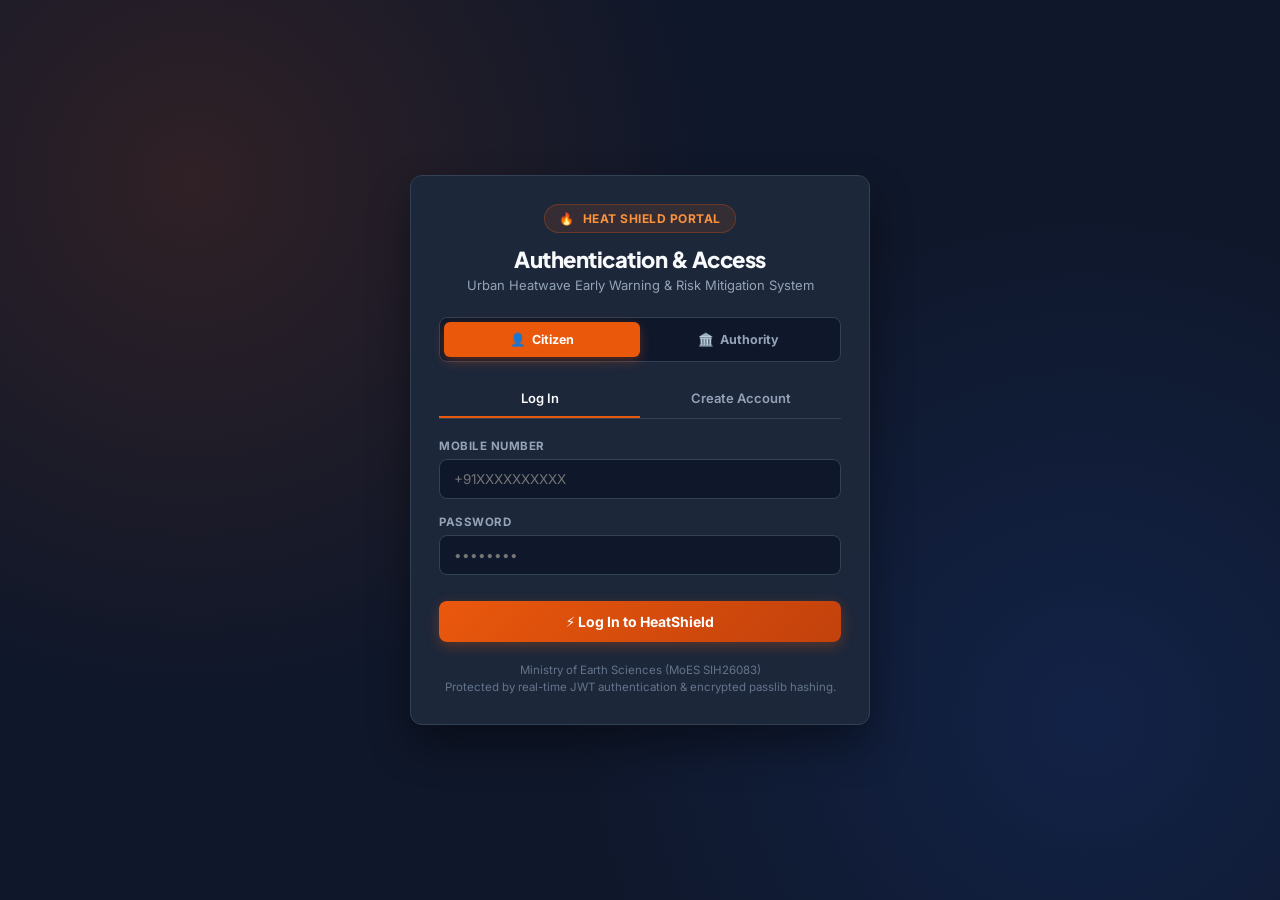
<file: accounts.html>
<!DOCTYPE html>
<html lang="en">
<head>
    <meta charset="UTF-8">
    <meta name="viewport" content="width=device-width, initial-scale=1.0">
    <title>HEAT SHIELD — Registered Accounts Directory</title>
    <meta name="description" content="Municipal Heatwave Intelligence System - Registered Accounts Management">
    <link rel="icon" href="data:image/svg+xml,<svg xmlns=%22http://www.w3.org/2000/svg%22 viewBox=%220 0 24 24%22 fill=%22none%22><path d=%22M12 2L3 6.2V12C3 17.5 6.8 21.7 12 23C17.2 21.7 21 17.5 21 12V6.2L12 2Z%22 fill=%22%23ea580c%22/><circle cx=%2212%22 cy=%2212%22 r=%223.5%22 fill=%22%23ffffff%22/></svg>">

    <!-- Premium Google Fonts -->
    <link rel="preconnect" href="https://fonts.googleapis.com">
    <link rel="preconnect" href="https://fonts.gstatic.com" crossorigin>
    <link href="https://fonts.googleapis.com/css2?family=Inter:wght@400;500;600;700;800&family=Plus+Jakarta+Sans:wght@500;600;700;800&display=swap" rel="stylesheet">

    <!-- Config & Auth Protection Script -->
    <script src="config.js"></script>
    <script>
      (async function checkAuthorityAuth() {
        const API_BASE = window.HEATSHIELD_CONFIG ? window.HEATSHIELD_CONFIG.API_BASE : "http://127.0.0.1:8000";
        const token = sessionStorage.getItem("heatshield_token");
        if (!token) {
          window.location.href = "auth.html";
          return;
        }
        try {
          const res = await fetch(`${API_BASE}/api/auth/me`, {
            headers: { "Authorization": `Bearer ${token}` }
          });
          if (!res.ok) {
            throw new Error("Invalid session token");
          }
          const user = await res.json();
          const role = (user.role || "").toLowerCase();
          if (role !== "authority") {
            throw new Error("Access restricted: Authority privileges required");
          }
          window.heatshieldToken = token;
          window.currentUser = user;
        } catch (err) {
          sessionStorage.removeItem("heatshield_token");
          sessionStorage.removeItem("heatshield_user");
          window.location.href = "auth.html";
        }
      })();

      function handleLogout() {
        sessionStorage.removeItem("heatshield_token");
        sessionStorage.removeItem("heatshield_user");
        window.heatshieldToken = null;
        window.currentUser = null;
        window.location.href = "auth.html";
      }
    </script>

    <style>
        :root {
            --bg-page: #f4f6f9;
            --sidebar-bg: #1f3864;
            --sidebar-surface: #172b50;
            --sidebar-text: #b0c4de;
            --sidebar-hover: #2c4d80;
            --card-bg: #ffffff;
            --card-border: #d1d5db;
            --card-sub: #f8fafc;
            --card-sub-hover: #f1f5f9;
            --text-primary: #111827;
            --text-secondary: #374151;
            --text-tertiary: #6b7280;
            --brand-primary: #1f3864;
            --radius-sm: 4px;
            --radius-md: 6px;
            --radius-lg: 8px;
        }

        * {
            box-sizing: border-box;
            margin: 0;
            padding: 0;
        }

        body {
            font-family: 'Inter', -apple-system, sans-serif;
            background-color: var(--bg-page);
            color: var(--text-primary);
            display: flex;
            height: 100vh;
            overflow: hidden;
            font-size: 13px;
        }

        aside.sidebar {
            width: 260px;
            background-color: var(--sidebar-bg);
            display: flex;
            flex-direction: column;
            justify-content: space-between;
            flex-shrink: 0;
            border-right: 1px solid #172b50;
        }

        .brand-block {
            padding: 20px 18px;
            border-bottom: 1px solid rgba(255, 255, 255, 0.1);
            display: flex;
            align-items: center;
            gap: 12px;
        }

        .brand-logo-wrap {
            width: 38px;
            height: 38px;
            background: #172b50;
            border: 1px solid rgba(255, 255, 255, 0.2);
            border-radius: 6px;
            display: flex;
            align-items: center;
            justify-content: center;
            flex-shrink: 0;
        }

        .brand-title h1 {
            font-size: 15px;
            font-weight: 800;
            color: #ffffff;
        }

        .brand-title p {
            font-size: 10.5px;
            color: var(--sidebar-text);
        }

        .nav-list {
            padding: 14px 10px;
            display: flex;
            flex-direction: column;
            gap: 4px;
            flex: 1;
        }

        .nav-btn {
            display: flex;
            align-items: center;
            gap: 10px;
            padding: 10px 12px;
            border-radius: var(--radius-sm);
            color: var(--sidebar-text);
            text-decoration: none;
            font-weight: 600;
            font-size: 12.5px;
            transition: all 0.15s ease;
        }

        .nav-btn:hover {
            background: var(--sidebar-hover);
            color: #ffffff;
        }

        .nav-btn.active {
            background: #172b50;
            color: #ffffff;
            border-left: 3px solid #60a5fa;
        }

        .nav-btn svg {
            width: 18px;
            height: 18px;
            stroke-width: 2;
        }

        .sidebar-foot {
            padding: 14px 18px;
            border-top: 1px solid rgba(255, 255, 255, 0.1);
            font-size: 11px;
            color: var(--sidebar-text);
            background-color: #172b50;
        }

        .workspace {
            flex: 1;
            display: flex;
            flex-direction: column;
            min-height: 0;
            overflow-y: auto;
        }

        header.top-header {
            height: 64px;
            background-color: #ffffff;
            border-bottom: 1px solid var(--card-border);
            padding: 0 28px;
            display: flex;
            align-items: center;
            justify-content: space-between;
            flex-shrink: 0;
        }

        .page-title {
            font-family: 'Plus Jakarta Sans', sans-serif;
            font-size: 18px;
            font-weight: 800;
            color: var(--text-primary);
        }

        .user-badge {
            display: flex;
            align-items: center;
            gap: 10px;
        }

        .user-info-pill {
            background: var(--card-sub);
            border: 1px solid var(--card-border);
            padding: 6px 12px;
            border-radius: 99px;
            font-size: 12px;
            font-weight: 600;
        }

        .logout-btn {
            background: #dc2626;
            color: #ffffff;
            border: none;
            padding: 7px 14px;
            border-radius: var(--radius-sm);
            font-size: 12px;
            font-weight: 700;
            cursor: pointer;
            transition: opacity 0.15s ease;
        }

        .logout-btn:hover {
            opacity: 0.9;
        }

        .page-body {
            flex: 1;
            padding: 24px 28px;
            overflow-y: auto;
            display: flex;
            flex-direction: column;
            gap: 20px;
        }

        .search-bar-wrap {
            display: flex;
            align-items: center;
            gap: 12px;
            background: #ffffff;
            border: 1px solid var(--card-border);
            border-radius: var(--radius-md);
            padding: 12px 16px;
            box-shadow: 0 1px 3px rgba(0, 0, 0, 0.05);
        }

        .search-bar-wrap svg {
            color: var(--text-tertiary);
            flex-shrink: 0;
        }

        .search-input {
            width: 100%;
            border: none;
            outline: none;
            font-size: 13.5px;
            color: var(--text-primary);
        }

        .stats-row {
            display: grid;
            grid-template-columns: repeat(3, 1fr);
            gap: 16px;
        }

        .stat-card {
            background: #ffffff;
            border: 1px solid var(--card-border);
            border-radius: var(--radius-md);
            padding: 16px 20px;
            display: flex;
            flex-direction: column;
            gap: 4px;
        }

        .stat-card span.lbl {
            font-size: 11.5px;
            font-weight: 700;
            text-transform: uppercase;
            color: var(--text-secondary);
        }

        .stat-card span.val {
            font-size: 24px;
            font-weight: 800;
            color: var(--brand-primary);
            font-family: 'Plus Jakarta Sans', sans-serif;
        }

        .table-card {
            background: #ffffff;
            border: 1px solid var(--card-border);
            border-radius: var(--radius-md);
            overflow: hidden;
            box-shadow: 0 1px 3px rgba(0, 0, 0, 0.04);
        }

        .table-header {
            padding: 14px 20px;
            background: var(--card-sub);
            border-bottom: 1px solid var(--card-border);
            display: flex;
            align-items: center;
            justify-content: space-between;
        }

        .table-header h2 {
            font-family: 'Plus Jakarta Sans', sans-serif;
            font-size: 15px;
            font-weight: 700;
            color: var(--text-primary);
            display: flex;
            align-items: center;
            gap: 8px;
        }

        .count-badge {
            background: #e2e8f0;
            color: #334155;
            padding: 2px 8px;
            border-radius: 99px;
            font-size: 11px;
            font-weight: 700;
        }

        table.tbl {
            width: 100%;
            border-collapse: collapse;
            font-size: 13px;
        }

        table.tbl th {
            text-align: left;
            padding: 10px 14px;
            background-color: var(--card-sub);
            color: var(--text-secondary);
            font-weight: 700;
            font-size: 11px;
            text-transform: uppercase;
            border-bottom: 1px solid var(--card-border);
        }

        table.tbl td {
            padding: 12px 14px;
            border-bottom: 1px solid var(--card-border);
            color: var(--text-primary);
        }

        table.tbl tr:hover td {
            background-color: var(--card-sub-hover);
        }

        .role-tag {
            display: inline-block;
            padding: 3px 10px;
            border-radius: 99px;
            font-size: 11px;
            font-weight: 700;
            text-transform: uppercase;
        }

        .role-tag.citizen {
            background: #e0f2fe;
            color: #0369a1;
            border: 1px solid #bae6fd;
        }

        .role-tag.authority {
            background: #fef3c7;
            color: #b45309;
            border: 1px solid #fde68a;
        }

        .btn-delete {
            background: #fef2f2;
            color: #dc2626;
            border: 1px solid #fecaca;
            padding: 4px 10px;
            border-radius: var(--radius-sm);
            font-size: 11.5px;
            font-weight: 700;
            cursor: pointer;
            transition: all 0.15s ease;
        }

        .btn-delete:hover {
            background: #dc2626;
            color: #ffffff;
        }

        .empty-row {
            text-align: center;
            color: var(--text-tertiary);
            padding: 20px;
            font-style: italic;
        }
    </style>
</head>
<body>

    <!-- LEFT SIDEBAR -->
    <aside class="sidebar">
        <div>
            <div class="brand-block">
                <div class="brand-logo-wrap">
                    <svg viewBox="0 0 24 24" width="22" height="22" fill="none" stroke="#ffffff" stroke-width="1.5">
                        <path d="M12 2L3 6.2V12C3 17.5 6.8 21.7 12 23C17.2 21.7 21 17.5 21 12V6.2L12 2Z" fill="#1f3864"/>
                        <circle cx="12" cy="12" r="3.4" fill="#ffffff" fill-opacity="0.9"/>
                    </svg>
                </div>
                <div class="brand-title">
                    <h1>HEAT SHIELD</h1>
                    <p>Municipal Early Warning System</p>
                </div>
            </div>

            <nav class="nav-list">
                <a href="index.html" class="nav-btn">
                    <svg viewBox="0 0 24 24" fill="none" stroke="currentColor">
                        <rect x="3" y="3" width="7" height="7"></rect>
                        <rect x="14" y="3" width="7" height="7"></rect>
                        <rect x="14" y="14" width="7" height="7"></rect>
                        <rect x="3" y="14" width="7" height="7"></rect>
                    </svg>
                    <span>Control Center</span>
                </a>

                <a href="accounts.html" class="nav-btn active">
                    <svg viewBox="0 0 24 24" fill="none" stroke="currentColor">
                        <path d="M17 21v-2a4 4 0 0 0-4-4H5a4 4 0 0 0-4 4v2"></path>
                        <circle cx="9" cy="7" r="4"></circle>
                        <path d="M23 21v-2a4 4 0 0 0-3-3.87"></path>
                        <path d="M16 3.13a4 4 0 0 1 0 7.75"></path>
                    </svg>
                    <span>Registered Accounts</span>
                </a>

                <a href="citizen.html" target="_blank" class="nav-btn" style="color: #60a5fa; margin-top: 10px; border: 1px solid rgba(255, 255, 255, 0.15); background: rgba(255, 255, 255, 0.05);">
                    <svg viewBox="0 0 24 24" fill="none" stroke="#60a5fa">
                        <path d="M20 21v-2a4 4 0 0 0-4-4H8a4 4 0 0 0-4 4v2"></path>
                        <circle cx="12" cy="7" r="4"></circle>
                    </svg>
                    <span style="font-weight: 600;">Citizen View ↗</span>
                </a>
            </nav>
        </div>

        <div class="sidebar-foot">
            <p><strong>Pilot Region:</strong> Chandrapur District, MH</p>
            <p style="margin-top: 2px;">Municipal Command Platform</p>
        </div>
    </aside>

    <!-- WORKSPACE AREA -->
    <div class="workspace">
        <header class="top-header">
            <h1 class="page-title">Registered Accounts Directory</h1>
            <div class="user-badge">
                <div class="user-info-pill">
                    Authenticated Officer: <strong id="officerName">Authority</strong>
                </div>
                <button class="logout-btn" onclick="handleLogout()">Logout</button>
            </div>
        </header>

        <div class="page-body">
            <!-- Search Box -->
            <div class="search-bar-wrap">
                <svg width="20" height="20" viewBox="0 0 24 24" fill="none" stroke="currentColor" stroke-width="2" stroke-linecap="round" stroke-linejoin="round">
                    <circle cx="11" cy="11" r="8"></circle>
                    <line x1="21" y1="21" x2="16.65" y2="16.65"></line>
                </svg>
                <input type="text" id="searchInput" class="search-input" placeholder="Search accounts by name or phone number as you type..." oninput="filterAccounts()">
            </div>

            <!-- Stats Overview -->
            <div class="stats-row">
                <div class="stat-card">
                    <span class="lbl">Total Registered Users</span>
                    <span class="val" id="totalUsersCount">0</span>
                </div>
                <div class="stat-card">
                    <span class="lbl">Citizen Accounts</span>
                    <span class="val" id="citizenUsersCount" style="color: #0284c7;">0</span>
                </div>
                <div class="stat-card">
                    <span class="lbl">Authority Accounts</span>
                    <span class="val" id="authorityUsersCount" style="color: #d97706;">0</span>
                </div>
            </div>

            <!-- 1. CITIZEN ACCOUNTS TABLE -->
            <div class="table-card">
                <div class="table-header">
                    <h2>
                        <span>👤 Citizen Accounts</span>
                        <span class="count-badge" id="citizenTableBadge">0</span>
                    </h2>
                </div>
                <table class="tbl">
                    <thead>
                        <tr>
                            <th>ID</th>
                            <th>Full Name</th>
                            <th>Phone Number</th>
                            <th>Ward / Location</th>
                            <th>Registered On</th>
                            <th>Action</th>
                        </tr>
                    </thead>
                    <tbody id="citizenTableBody">
                        <tr><td colspan="6" class="empty-row">Loading citizen accounts...</td></tr>
                    </tbody>
                </table>
            </div>

            <!-- 2. AUTHORITY ACCOUNTS TABLE -->
            <div class="table-card">
                <div class="table-header">
                    <h2>
                        <span>🏛️ Authority Accounts</span>
                        <span class="count-badge" id="authorityTableBadge">0</span>
                    </h2>
                </div>
                <table class="tbl">
                    <thead>
                        <tr>
                            <th>ID</th>
                            <th>Officer Name</th>
                            <th>Phone Number</th>
                            <th>Department / Designation</th>
                            <th>Registered On</th>
                            <th>Action</th>
                        </tr>
                    </thead>
                    <tbody id="authorityTableBody">
                        <tr><td colspan="6" class="empty-row">Loading authority accounts...</td></tr>
                    </tbody>
                </table>
            </div>
        </div>
    </div>

    <script>
        const API_BASE = window.HEATSHIELD_CONFIG ? window.HEATSHIELD_CONFIG.API_BASE : "http://127.0.0.1:8000";
        let allCitizenAccounts = [];
        let allAuthorityAccounts = [];

        async function loadAccounts() {
            const token = sessionStorage.getItem("heatshield_token");
            if (!token) return;

            // Set logged in officer name
            if (window.currentUser && window.currentUser.name) {
                document.getElementById("officerName").textContent = window.currentUser.name;
            }

            try {
                const [citRes, authRes] = await Promise.all([
                    fetch(`${API_BASE}/api/admin/accounts?role=citizen`, {
                        headers: { "Authorization": `Bearer ${token}` }
                    }),
                    fetch(`${API_BASE}/api/admin/accounts?role=authority`, {
                        headers: { "Authorization": `Bearer ${token}` }
                    })
                ]);

                if (citRes.ok) {
                    allCitizenAccounts = await citRes.json();
                }
                if (authRes.ok) {
                    allAuthorityAccounts = await authRes.json();
                }

                updateStats();
                filterAccounts();
            } catch (err) {
                console.error("Failed to load registered accounts:", err);
            }
        }

        function updateStats() {
            const total = allCitizenAccounts.length + allAuthorityAccounts.length;
            document.getElementById("totalUsersCount").textContent = total;
            document.getElementById("citizenUsersCount").textContent = allCitizenAccounts.length;
            document.getElementById("authorityUsersCount").textContent = allAuthorityAccounts.length;
        }

        function formatDate(isoStr) {
            if (!isoStr) return "N/A";
            try {
                const d = new Date(isoStr);
                return d.toLocaleDateString("en-IN", {
                    day: "2-digit",
                    month: "short",
                    year: "numeric",
                    hour: "2-digit",
                    minute: "2-digit"
                });
            } catch (e) {
                return isoStr;
            }
        }

        function filterAccounts() {
            const query = (document.getElementById("searchInput").value || "").toLowerCase().trim();

            const filteredCitizens = allCitizenAccounts.filter(acc => {
                const name = (acc.name || "").toLowerCase();
                const phone = (acc.phone || "").toLowerCase();
                return name.includes(query) || phone.includes(query);
            });

            const filteredAuthorities = allAuthorityAccounts.filter(acc => {
                const name = (acc.name || "").toLowerCase();
                const phone = (acc.phone || "").toLowerCase();
                return name.includes(query) || phone.includes(query);
            });

            renderCitizenTable(filteredCitizens);
            renderAuthorityTable(filteredAuthorities);
        }

        function renderCitizenTable(citizens) {
            const tbody = document.getElementById("citizenTableBody");
            document.getElementById("citizenTableBadge").textContent = citizens.length;

            if (citizens.length === 0) {
                tbody.innerHTML = '<tr><td colspan="6" class="empty-row">No citizen accounts found.</td></tr>';
                return;
            }

            tbody.innerHTML = citizens.map(c => `
                <tr>
                    <td><strong>#${c.id}</strong></td>
                    <td><strong>${escapeHtml(c.name || 'N/A')}</strong></td>
                    <td><code>${escapeHtml(c.phone || c.email || 'N/A')}</code></td>
                    <td>${escapeHtml(c.ward_or_department || 'Unassigned')}</td>
                    <td>${formatDate(c.created_at)}</td>
                    <td>
                        <button class="btn-delete" onclick="confirmDeleteAccount(${c.id}, '${escapeHtml(c.name)}')">Delete</button>
                    </td>
                </tr>
            `).join("");
        }

        function renderAuthorityTable(authorities) {
            const tbody = document.getElementById("authorityTableBody");
            document.getElementById("authorityTableBadge").textContent = authorities.length;

            if (authorities.length === 0) {
                tbody.innerHTML = '<tr><td colspan="6" class="empty-row">No authority accounts found.</td></tr>';
                return;
            }

            tbody.innerHTML = authorities.map(a => `
                <tr>
                    <td><strong>#${a.id}</strong></td>
                    <td><strong>${escapeHtml(a.name || 'N/A')}</strong></td>
                    <td><code>${escapeHtml(a.phone || a.email || 'N/A')}</code></td>
                    <td><span class="role-tag authority">${escapeHtml(a.ward_or_department || 'Disaster Management')}</span></td>
                    <td>${formatDate(a.created_at)}</td>
                    <td>
                        <button class="btn-delete" onclick="confirmDeleteAccount(${a.id}, '${escapeHtml(a.name)}')">Delete</button>
                    </td>
                </tr>
            `).join("");
        }

        function escapeHtml(str) {
            return String(str).replace(/[&<>"']/g, function(m) {
                return { '&': '&amp;', '<': '&lt;', '>': '&gt;', '"': '&quot;', "'": '&#039;' }[m];
            });
        }

        async function confirmDeleteAccount(userId, userName) {
            if (!confirm(`Are you sure you want to delete the account for "${userName}" (#${userId})?`)) {
                return;
            }

            const token = sessionStorage.getItem("heatshield_token");
            try {
                const res = await fetch(`${API_BASE}/api/admin/accounts/${userId}`, {
                    method: "DELETE",
                    headers: { "Authorization": `Bearer ${token}` }
                });

                if (res.ok) {
                    alert(`Account for "${userName}" was successfully removed.`);
                    loadAccounts();
                } else {
                    const data = await res.json();
                    alert(`Failed to delete account: ${data.detail || 'Unknown error'}`);
                }
            } catch (err) {
                alert(`Error connecting to server: ${err.message}`);
            }
        }

        window.addEventListener("DOMContentLoaded", loadAccounts);
    </script>
</body>
</html>
</file>
